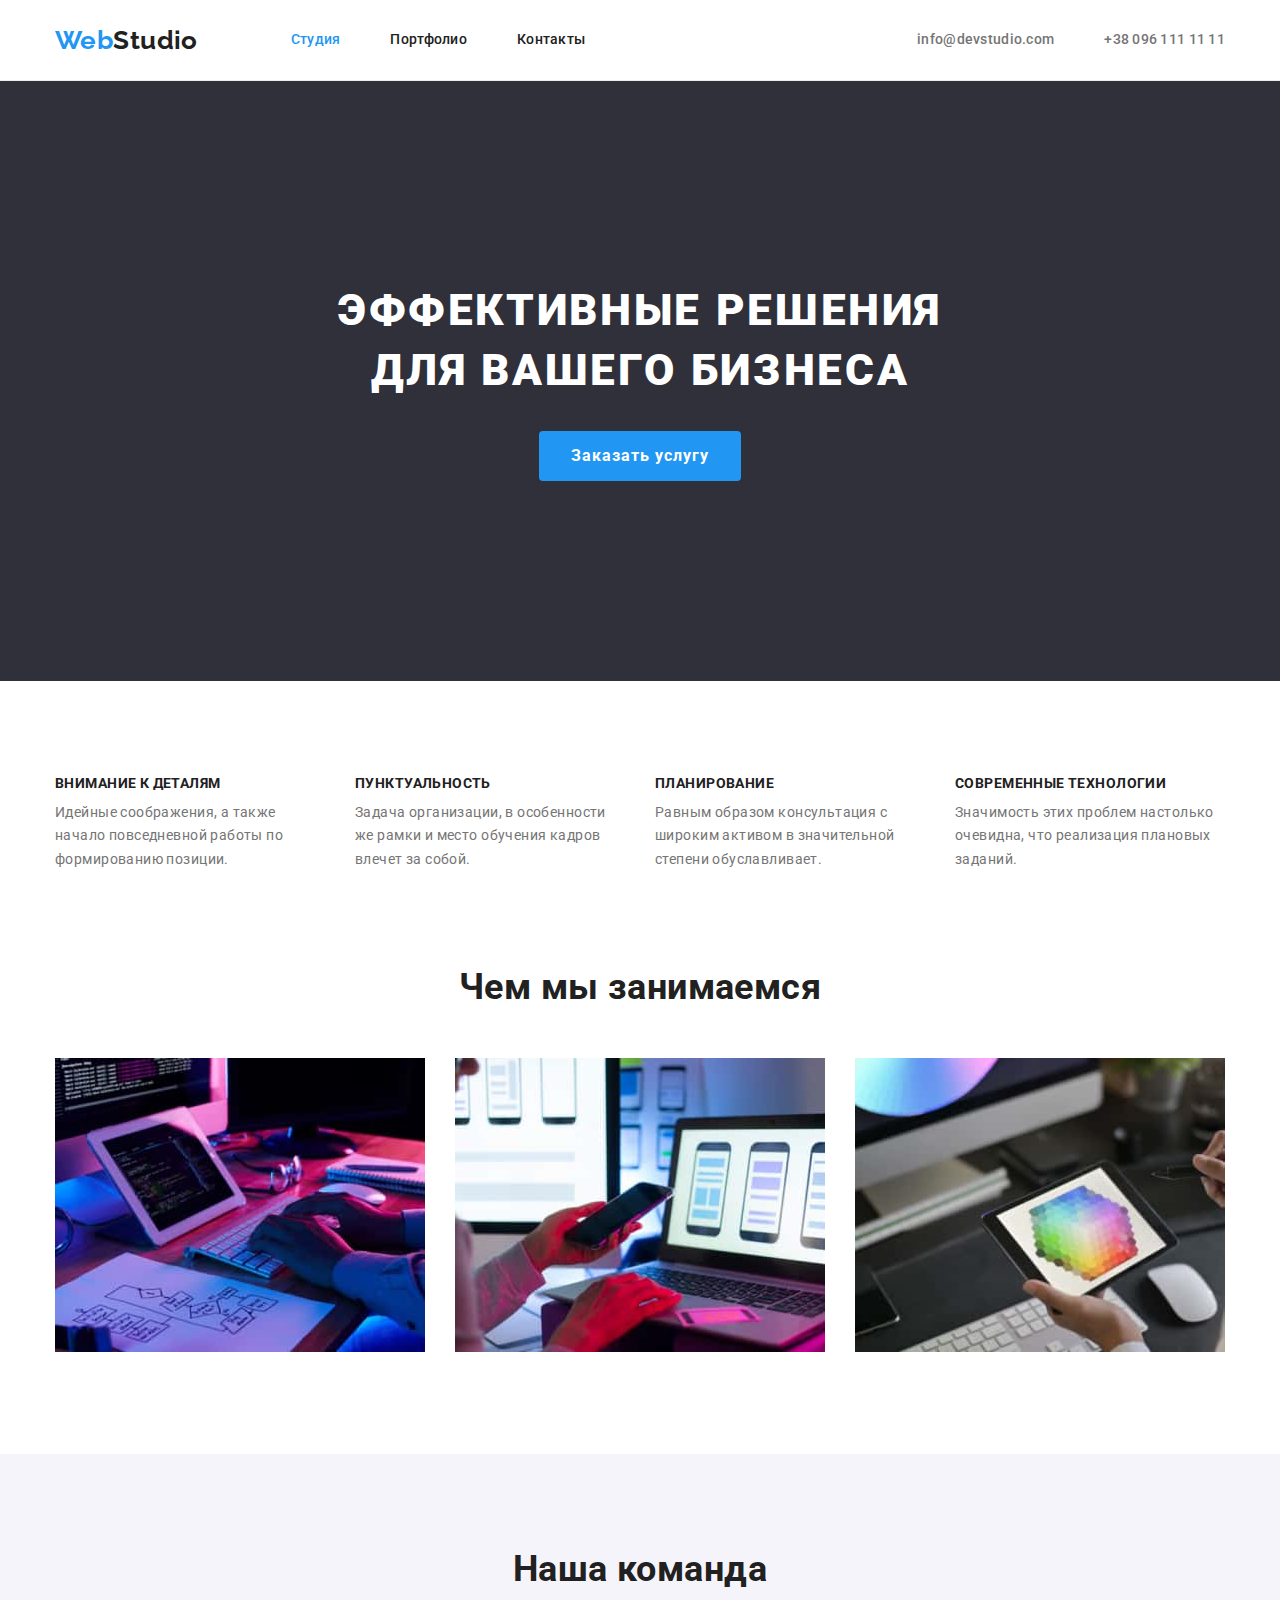
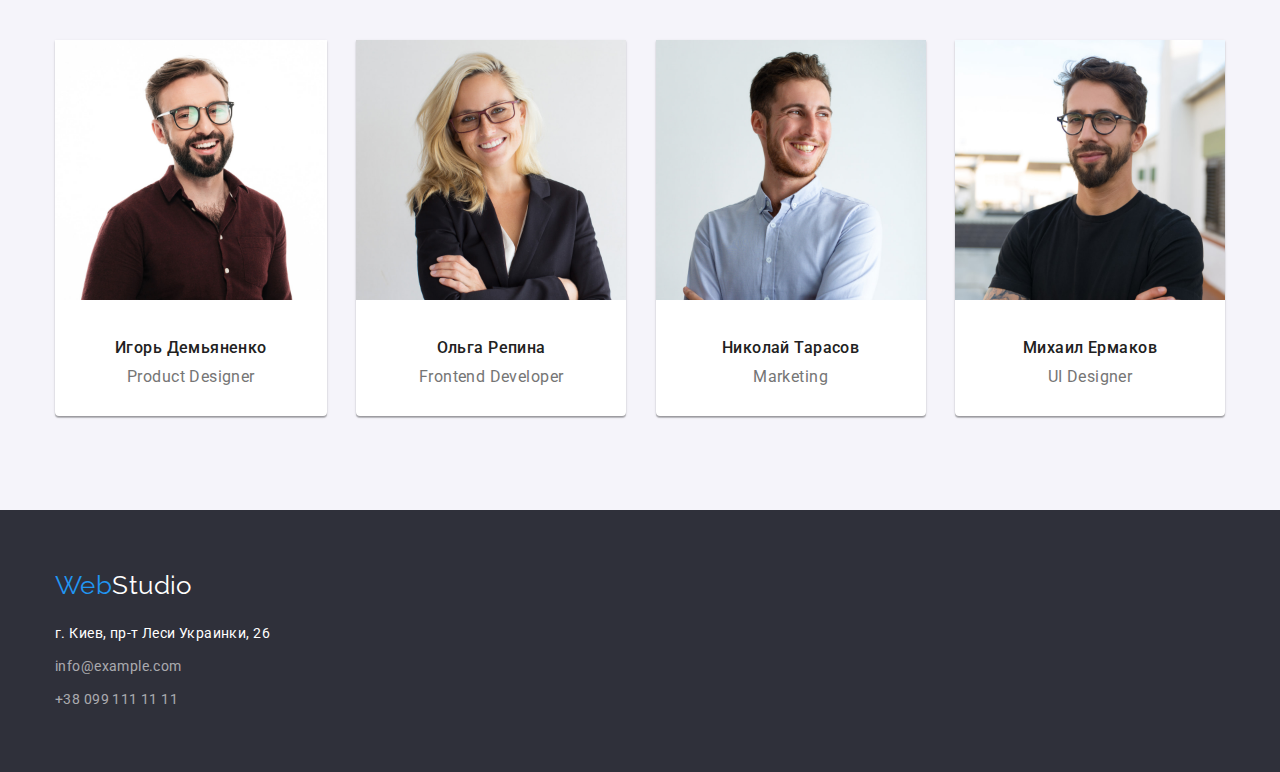
<file: index.html>
<!DOCTYPE html>
<html lang="en">
<head>
    <meta charset="UTF-8">
    <meta http-equiv="X-UA-Compatible" content="IE=edge">
    <meta name="viewport" content="width=device-width, initial-scale=1.0">
    <title>Document</title>
    <link 
        href="https://fonts.googleapis.com/css2?family=Raleway:wght@700&family=Roboto:wght@400;500;700;900&display=swap"
        rel="stylesheet"
    />
    <link rel="stylesheet" href="https://cdnjs.cloudflare.com/ajax/libs/modern-normalize/1.1.0/modern-normalize.min.css">
    <link rel="stylesheet" href="./css/styles.css">
</head>
<body>
    <header class="border-header">
        <div class="conteiner cont-header">
            <nav class="nav">
                <a href="./index.html" class="logo">Web<span>Studio</span></a>
            <ul class="nav-header">
                <li class="nav-header-item">
                    <a href="./index.html" class="link active-page">Студия</a></li>
                <li class="nav-header-item">
                    <a href="./portfolio.html" class="link">Портфолио</a></li>
                <li class="nav-header-item">
                    <a href="#" class="link">Контакты</a></li>
            </ul>
            </nav>
            <ul class="head-contacts"> 
                <li class="contacts-item">
                    <a href="mailto:info@devstudio.com" class="contacts">info@devstudio.com</a></li>
                <li class="contacts-item">
                    <a href="tel:+380961111111" class="contacts">+38 096 111 11 11</a></li>
            </ul>
        </div>
    </header>

    <main>
    <section class="main-section">
        <div class="conteiner">
        <h1 class="main-section-title">Эффективные решения для вашего бизнеса</h1>
        <button type="button" class="main-button">Заказать услугу</button>
        </div>
    </section>
    
    <section class="section">
        <div class="conteiner">
        <h2 class="invisible-title">Наши преимущества</h2>
        <ul class="advantages">
            <li class="advantages-item">
                <h3 class="advantages-title">Внимание к деталям</h3>
                <p class="advantages-text">Идейные соображения, а также начало повседневной работы по формированию позиции.</p>
            </li>
            <li class="advantages-item">
                <h3 class="advantages-title">Пунктуальность</h3>
                <p class="advantages-text">Задача организации, в особенности же рамки и место обучения кадров влечет за собой.</p>
            </li>
            <li class="advantages-item">
                <h3 class="advantages-title">Планирование</h3>
                <p class="advantages-text">Равным образом консультация с широким активом в значительной степени обуславливает.</p>
            </li>
            <li class="advantages-item">
                <h3 class="advantages-title">Современные технологии</h3>
                <p class="advantages-text">Значимость этих проблем настолько очевидна, что реализация плановых заданий.</p>
            </li>
        </ul>
        </div>
    </section>

    <section class="section services-section">
        <div class="conteiner">
        <h2 class="services">Чем мы занимаемся</h2>
        <ul class="services-list">
            <li><img src="./images/layout.jpg" alt="верстка" width="370"></li>
            <li><img src="./images/apps.jpg" alt="приложения" width="370"></li>
            <li><img src="./images/design.jpg" alt="дизайн" width="370"></li>
        </ul>
        </div>
    </section>

    <section class="section staff-section">
        <div class="conteiner">
        <h2 class="staff-title">Наша команда</h2>
        <ul class="staff-list">
            <li class="staff-format">
                <img src="./images/igor.jpg" alt="дизайнер" width="270">
                <div class="staff-container">
                <h3 class="staff-name">Игорь Демьяненко</h3>
                <p class="staff-text">Product Designer</p>
                </div>
            </li>
            <li class="staff-format">
                <img src="./images/olga.jpg" alt="разработчик" width="270">
                <div class="staff-container">
                <h3 class="staff-name">Ольга Репина</h3>
                <p class="staff-text">Frontend Developer</p>
                </div>
            </li>
            <li class="staff-format">
                <img src="./images/niko.jpg" alt="маркетолог" width="270">
                <div class="staff-container">
                <h3 class="staff-name">Николай Тарасов</h3>
                <p class="staff-text">Marketing</p>
                </div>
            </li>
            <li class="staff-format">
                <img src="./images/mike.jpg" alt="дизайнер" width="270">
                <div class="staff-container">
                <h3 class="staff-name">Михаил Ермаков</h3>
                <p class="staff-text">UI Designer</p>
                </div>
            </li>
        </ul>
        </div>
    </section>
    </main>

    <footer class="footer">
        <div class="conteiner">
        <a class="logo-footer" href="./index.html">Web<span>Studio</span></a>
        <address>
            <p class="address-footer">г. Киев, пр-т Леси Украинки, 26</p>
            <a class="contacts-footer" href="mailto:info@example.com">info@example.com</a>
            <!-- <br /> -->
            <a class="contacts-footer" href="tel:+380991111111">+38 099 111 11 11</a>
        </address>
        </div>
    </footer>
    </body>
</html>
</file>
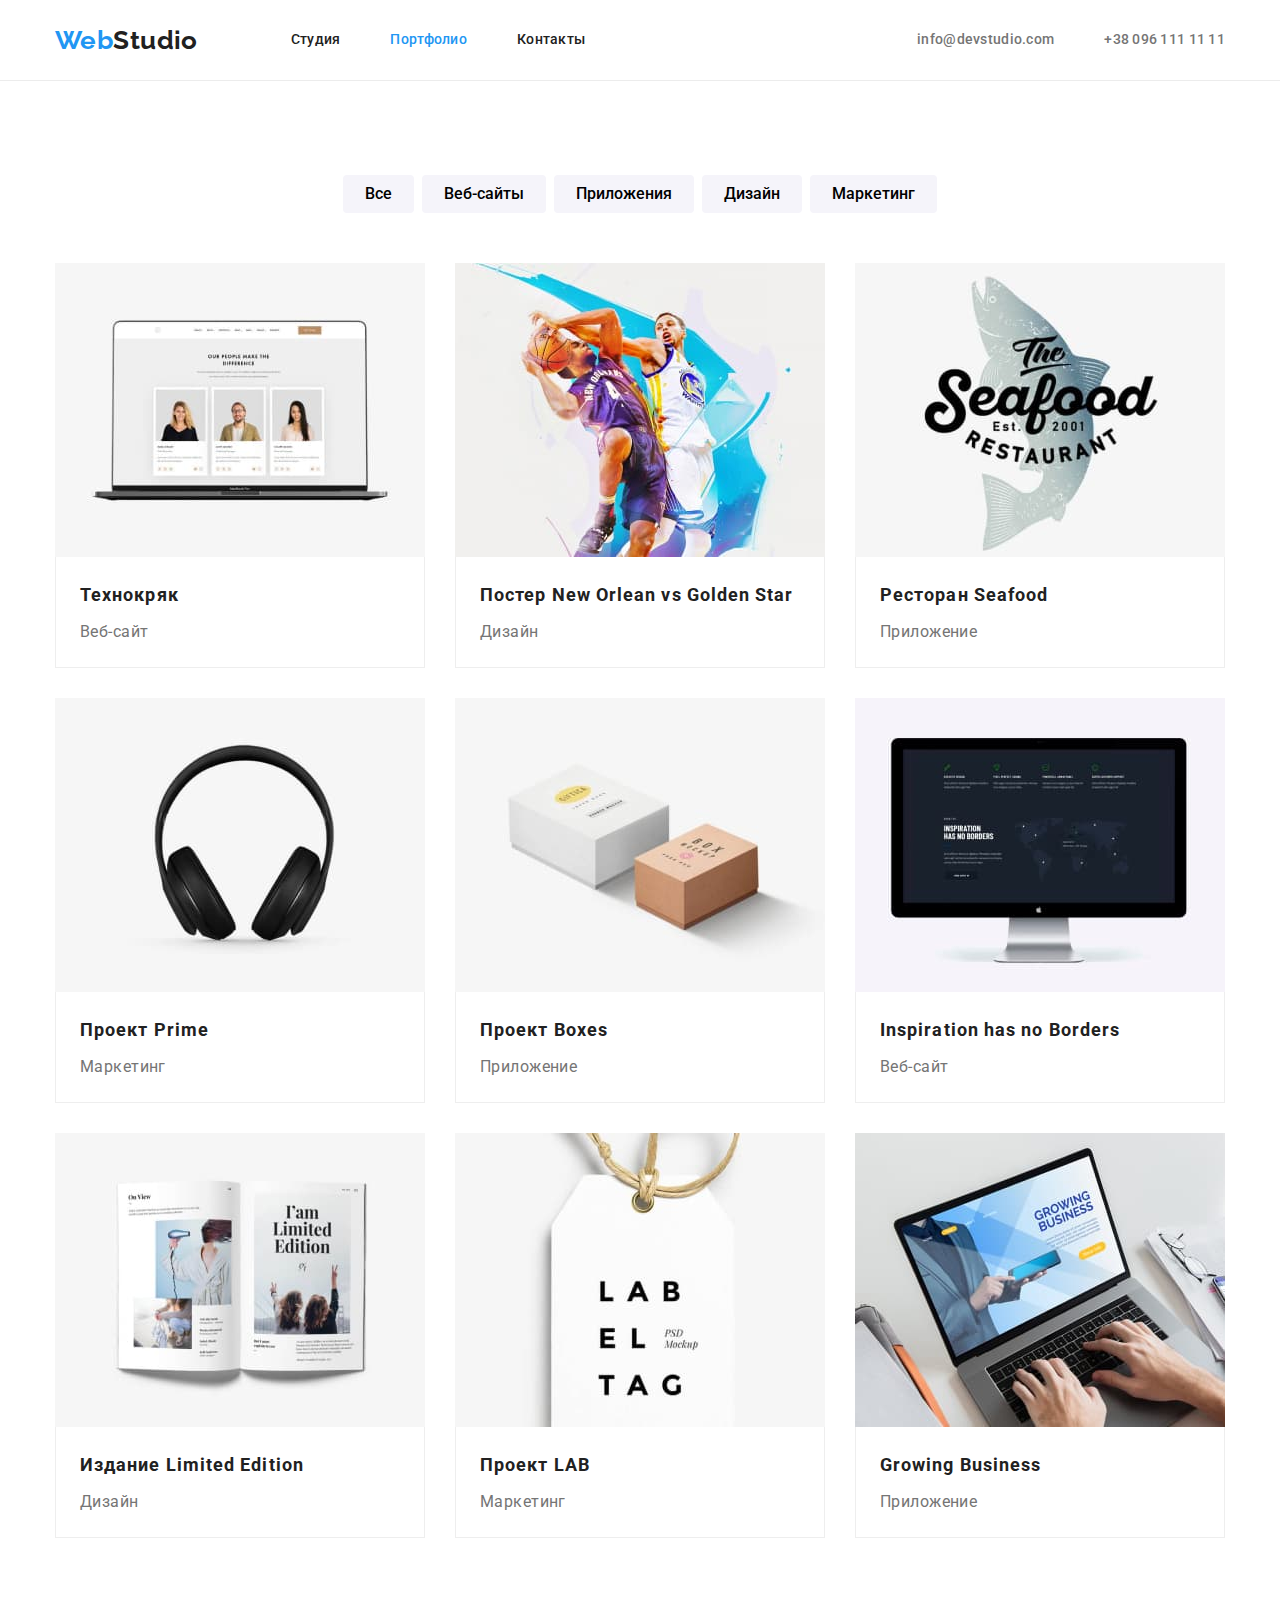
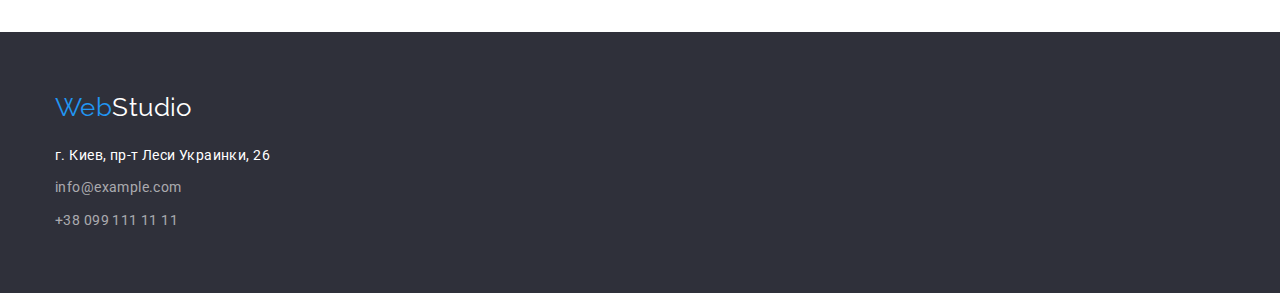
<file: portfolio.html>
<!DOCTYPE html>
<html lang="en">
<head>
    <meta charset="UTF-8">
    <meta http-equiv="X-UA-Compatible" content="IE=edge">
    <meta name="viewport" content="width=device-width, initial-scale=1.0">
    <title>Document</title>
    <link href="https://fonts.googleapis.com/css2?family=Raleway:wght@700&family=Roboto:wght@400;500;700;900&display=swap"
        rel="stylesheet">
    <link rel="stylesheet" href="https://cdnjs.cloudflare.com/ajax/libs/modern-normalize/1.1.0/modern-normalize.min.css">
    <link rel="stylesheet" href="./css/styles.css">
</head>
<body>
    <header class="border-header">
        <div class="conteiner cont-header">
            <nav class="nav">
                <a href="./index.html" class="logo">Web<span>Studio</span></a>
                <ul class="nav-header">
                    <li class="nav-header-item">
                        <a href="./index.html" class="link">Студия</a>
                    </li>
                    <li class="nav-header-item">
                        <a href="./portfolio.html" class="link active-page">Портфолио</a>
                    </li>
                    <li class="nav-header-item">
                        <a href="#" class="link">Контакты</a>
                    </li>
                </ul>
            </nav>
            <ul class="head-contacts">
                <li class="contacts-item">
                    <a href="mailto:info@devstudio.com" class="contacts">info@devstudio.com</a>
                </li>
                <li class="contacts-item">
                    <a href="tel:+380961111111" class="contacts">+38 096 111 11 11</a>
                </li>
            </ul>
        </div>
    </header>

    <main>
        <h1 class="invisible-title">Наши работы</h1>
    
        <section class="section padding-section">
            <div class="container">
            <h2 class="invisible-title">Фильтр</h2>
            <ul class="filter-list">
                <li class="item"><button type="button" class="filter-button">Все</button></li>
                <li class="item"><button type="button" class="filter-button">Веб-сайты</button></li>
                <li class="item"><button type="button" class="filter-button">Приложения</button></li>
                <li class="item"><button type="button" class="filter-button">Дизайн</button></li>
                <li class="item"><button type="button" class="filter-button">Маркетинг</button></li>
            </ul>
            </div>
         </section>

         <section class="section project-padding">
            <div class="conteiner">
            <ul class="project-list">
                <li class="project-list-item">
                    <a href="#"> <img src="images/tehnocrack.jpg" alt="Технокряк" width="370">
                    <div class="project-format">
                    <h3 class="project-title">Технокряк</h3>
                    <p class="project-text">Веб-сайт</p>
                    </div>
                    </a>
                </li>
                <li class="project-list-item">
                    <a href="#"> <img src="images/nba.jpg" alt="НБА" width="370">
                    <div class="project-format">
                    <h3 class="project-title">Постер New Orlean vs Golden Star</h3>
                    <p class="project-text"> Дизайн</p>
                    </div>
                    </a>
                </li>
                <li class="project-list-item">
                    <a href="#"> <img src="images/seafood.jpg" alt="ресторан" width="370">
                    <div class="project-format">
                    <h3 class="project-title">Ресторан Seafood</h3>
                    <p class="project-text">Приложение</p>
                    </div>
                    </a>
                </li>
                <li class="project-list-item">
                    <a href="#"> <img src="images/headphones.jpg" alt="наушники" width="370">
                    <div class="project-format">
                    <h3 class="project-title">Проект Prime</h3>
                    <p class="project-text">Маркетинг</p>
                    </div>
                    </a>
                </li>
                <li class="project-list-item">
                    <a href="#"> <img src="images/boxes.jpg" alt="Коробки" width="370">
                    <div class="project-format">
                    <h3 class="project-title">Проект Boxes</h3>
                    <p class="project-text">Приложение</p>
                    </div>
                    </a>
                </li>
                <li class="project-list-item">
                    <a href="#"> <img src="images/monitor.jpg" alt="Монитор" width="370">
                    <div class="project-format">
                    <h3 class="project-title">Inspiration has no Borders</h3>
                    <p class="project-text">Веб-сайт</p>
                    </div>
                    </a>
                </li>
                <li class="project-list-item">
                    <a href="#"> <img src="images/book.jpg" alt="Издание Limited Edition" width="370">
                    <div class="project-format">
                    <h3 class="project-title">Издание Limited Edition</h3>
                    <p class="project-text">Дизайн</p>
                    </div>
                    </a>
                </li>
                <li class="project-list-item">
                    <a href="#"> <img src="images/label.jpg" alt="Проект LAB" width="370">
                    <div class="project-format">
                    <h3 class="project-title">Проект LAB</h3>
                    <p class="project-text">Маркетинг</p>
                    </div>
                    </a>
                </li>
                <li class="project-list-item">
                    <a href="#"> <img src="images/business.jpg" alt="Growing Business" width="370">
                    <div class="project-format">
                    <h3 class="project-title">Growing Business</h3>
                    <p class="project-text">Приложение</p>
                    </div>
                    </a>
                </li>
            </ul>
            </div>
         </section>
    </main>
    
    <footer class="footer">
        <div class="conteiner">
            <a class="logo-footer" href="./index.html">Web<span>Studio</span></a>
            <address>
                <p class="address-footer">г. Киев, пр-т Леси Украинки, 26</p>
                <a class="contacts-footer" href="mailto:info@example.com">info@example.com</a>
                <!-- <br /> -->
                <a class="contacts-footer" href="tel:+380991111111">+38 099 111 11 11</a>
            </address>
        </div>
    </footer>
</body>
</html>
</file>
<file: css/styles.css>
:root {
--primary-text-color: #757575;
--secondary-text-color: #212121;
--accent-color: #2196F3;
--primary-white-color: #FFFFFF;
}
body {
    font-family: "Roboto", "arial",
    sans-serif;
    font-weight: 700;
    font-size: 14px;
    line-height: 1.71;
    letter-spacing: 0.03em;
    color: var(--primary-text-color);
}
h1,
h2,
h3,
p,
ul {
    margin: 0;
}
a {
    text-decoration: none;
}
ul {
    list-style: none;
    margin: 0;
    padding-left: 0;
}
.section {
    padding-bottom: 94px;
    padding-top: 94px;
}
.conteiner {
    width: 1200px;
    padding-left: 15px;
    padding-right: 15px;
    margin-left: auto;
    margin-right: auto;
}
.cont-header {
    display: flex;
    align-items: center;
}
.border-header {
    border-bottom: 1px solid #ECECEC;
}
.logo{
    color: var(--accent-color);
    font-family: "Raleway", sans-serif;
    font-size: 26px;
    line-height: 1.19;
    margin-right: 93px;
}
.logo span {
    color: var(--secondary-text-color);
}
.nav {
    display: flex;
    align-items: center;
}
.nav-header {
    display: flex
}
.nav-header-item:not(:last-child) {
    margin-right: 50px;
}
.link {
    display: block;
    padding-top: 32px;
    padding-bottom: 32px;
    color: var(--secondary-text-color);
    font-weight: 500;
    line-height: 1.14;
    letter-spacing: 0.02em;
}
.head-contacts {
    margin-left: auto;
    display: flex;
}
.head-contacts 
.contacts-item:not(:last-child) {
    margin-right: 50px;
}
.link:hover,
.link:focus {
    color: var(--accent-color);
}
.active-page {
    color: var(--accent-color);
}
.contacts {
    color: var(--primary-text-color);
    font-weight: 500;
    line-height: 1.14;
    letter-spacing: 0.02em;
    display: block;
    padding-top: 32px;
    padding-bottom: 32px;
}
.contacts:hover,
.contacts:focus {
    color: var(--accent-color);
}

.active-page {
    color: var(--accent-color);
}
.main-section {
    background-color: #2F303A;
    display: flex;
    flex-direction: column;
    padding-top: 200px;
    padding-bottom: 200px;
    text-align: center;
    align-items: center
}
.main-section-title {
    color: var(--primary-white-color);
    font-weight: 900;
    font-size: 44px;
    line-height: 1.36;
    text-align: center;
    letter-spacing: 0.06em;
    text-transform: uppercase;
    width: 696px;
    margin-top: 0;
    margin-bottom: 30px;
    margin-left: auto;
    margin-right: auto;
}
.main-button {
    background-color: var(--accent-color);
    color: var(--primary-white-color);
    font-weight: 700;
    font-size: 16px;
    line-height: 1.87;
    display: inline-block;
    align-items: center;
    text-align: center;
    letter-spacing: 0.06em;
    cursor: pointer;
    border-radius: 4px;
    padding: 10px 32px;
    border: none;   
}
.main-button:hover,
.main-button:focus {
    background-color: #188CE8;
}
.advantages-title {
    color: var(--secondary-text-color);
    font-size: 14px;
    line-height: 16px;
    text-transform: uppercase;
    margin-bottom: 10px;
}
.advantages-item {
    max-width: 270px;
}
.invisible-title {
    display: none;
}
.advantages-text {
    font-weight: 400;
    line-height: 1.71;
}
.advantages {
    display: flex;
    flex-wrap: wrap;
    justify-content: space-between;
}
.services {
    font-weight: bold;
    font-size: 36px;
    line-height: 42px;
    text-align: center;
    color: var(--secondary-text-color);
}
.services-section {
    padding-top: 0;
}
.services-list {
    display: flex;
    flex-wrap: wrap;
    justify-content: space-between;
    margin-top: 50px;
}
.staff-section {
    background: #F5F4FA;
}
.staff-title {
font-weight: bold;
font-size: 36px;
line-height: 42px;
text-align: center;
color: var(--secondary-text-color);
margin-bottom: 50px;
}
.staff-list {
    display: flex;
    flex-wrap: wrap;
    justify-content: space-between;
}
.staff-name {
    font-weight: 500;
    font-size: 16px;
    line-height: 1.19;
    color: var(--secondary-text-color);
    text-align: center;
}
.staff-text {
    font-weight: 400;
    font-size: 16px;
    line-height: 1.19;
    text-align: center;
    padding-top: 10px;
    font-weight: 400;
    font-size: 16px;
}
.staff-format {
    box-shadow: 0px 1px 3px rgb(0 0 0 / 12%), 0px 1px 1px rgb(0 0 0 / 14%), 0px 2px 1px rgb(0 0 0 / 20%);
    border-radius: 0px 0px 4px 4px;
    background: var(--primary-white-color);
}
.staff-container {
    padding-top: 30px;
    padding-bottom: 30px;
    padding-left: 60px;
    padding-right: 60px;
}
.footer {
    background-color: #2F303A;
    font-weight: normal;
    line-height: 1.71;
    font-style: normal;
    padding-top: 60px;
    padding-bottom: 60px;
}
.logo-footer {
    font-family: 'Raleway', sans-serif;
    font-size: 26px;
    line-height: 1.2;
    color: var(--accent-color);
    text-decoration: none;
    margin-bottom: 20px;
}
.logo-footer span {
    color: var(--primary-white-color);
}
.address-footer {
    color: var(--primary-white-color);
    font-style: normal;
}
.footer address {
    margin-top: 20px;
}
.contacts-footer{
    color: rgba(255, 255, 255, 0.6);
    font-style: normal;
    margin-top: 9px;
    display: block;
}
.contacts-footer:hover,
.contacts-footer:focus {
    color: var(--accent-color);
}
.filter-list {
    display: flex;
    justify-content: center;
}
.filter-list .item:not(:last-child) {
    margin-right: 8px;
}
.filter-button {
    display: inline-block;
    padding-top: 6px;
    padding-bottom: 6px;
    padding-right: 22px;
    padding-left: 22px;
    border-radius: 4px;
    border-style: none;
    font-family: 'Roboto';
    font-style: normal;
    font-weight: 500;
    font-size: 16px;
    line-height: 1.62;
    text-align: center;
    background-color: #F5F4FA;
}
.filter-button:hover,
.filter-button:focus {
    color: var(--primary-white-color);
    background-color: var(--accent-color);

}
.project-title {
    font-weight: 700;
    font-size: 18px;
    line-height: 2;
    letter-spacing: 0.06em;
    color: var(--secondary-text-color);
}
.project-text {
    font-size: 16px;
    line-height: 1.87;
    color: var(--primary-text-color);
    font-weight:400;
}
.project-list {
    display: flex;
    flex-wrap: wrap;
}
.project-list-item {
    box-sizing: border-box;
    width: 370px;
    margin-right: 30px;
    margin-bottom: 30px;
}
.project-list-item:nth-child(3n) {
    margin-right: 0;
}
.project-list-item:nth-last-child(-n + 3) {
    margin-bottom: 0;
}
.project-format {
    display: block;
    padding-left: 24px;
    padding-right: 24px;
    padding-top: 20px;
    padding-bottom: 20px;
    border-top: 0px;
    border-left: 1px solid #EEEEEE;
    border-right: 1px solid #EEEEEE;
    border-bottom: 1px solid #EEEEEE;
}
.project-format h3 {
    margin-bottom: 4px;
}
.project-list-item img {
    width: 100%;
    display: block;
}
.padding-section {
    padding-bottom: 0;
}
.project-padding {
    padding-top: 50px;
}
/* color main text #757575 */
/* second color text #212121 */
/* white #FFFFFF */
/* accent #2196F3 */
/* second background color #F5F4FA */
</file>
